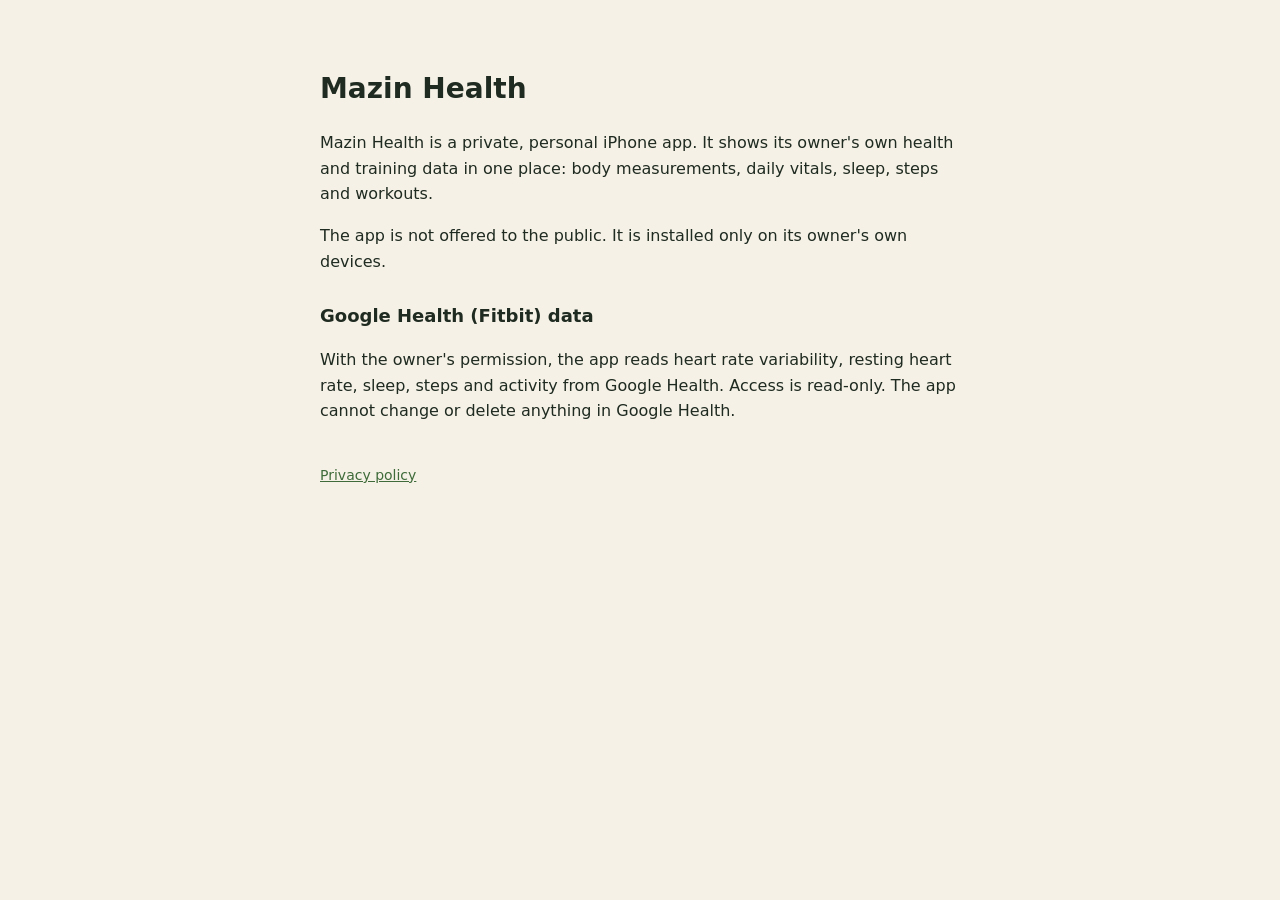
<file: index.html>
<!doctype html>
<html lang="en"><head><meta charset="utf-8"><meta name="viewport" content="width=device-width,initial-scale=1">
<title>Mazin Health</title><link rel="stylesheet" href="style.css"></head><body>
<h1>Mazin Health</h1>
<p>Mazin Health is a private, personal iPhone app. It shows its owner's own health and training data in one place: body measurements, daily vitals, sleep, steps and workouts.</p>
<p>The app is not offered to the public. It is installed only on its owner's own devices.</p>
<h2>Google Health (Fitbit) data</h2>
<p>With the owner's permission, the app reads heart rate variability, resting heart rate, sleep, steps and activity from Google Health. Access is read-only. The app cannot change or delete anything in Google Health.</p>
<footer><a href="privacy.html">Privacy policy</a></footer>
</body></html>
</file>
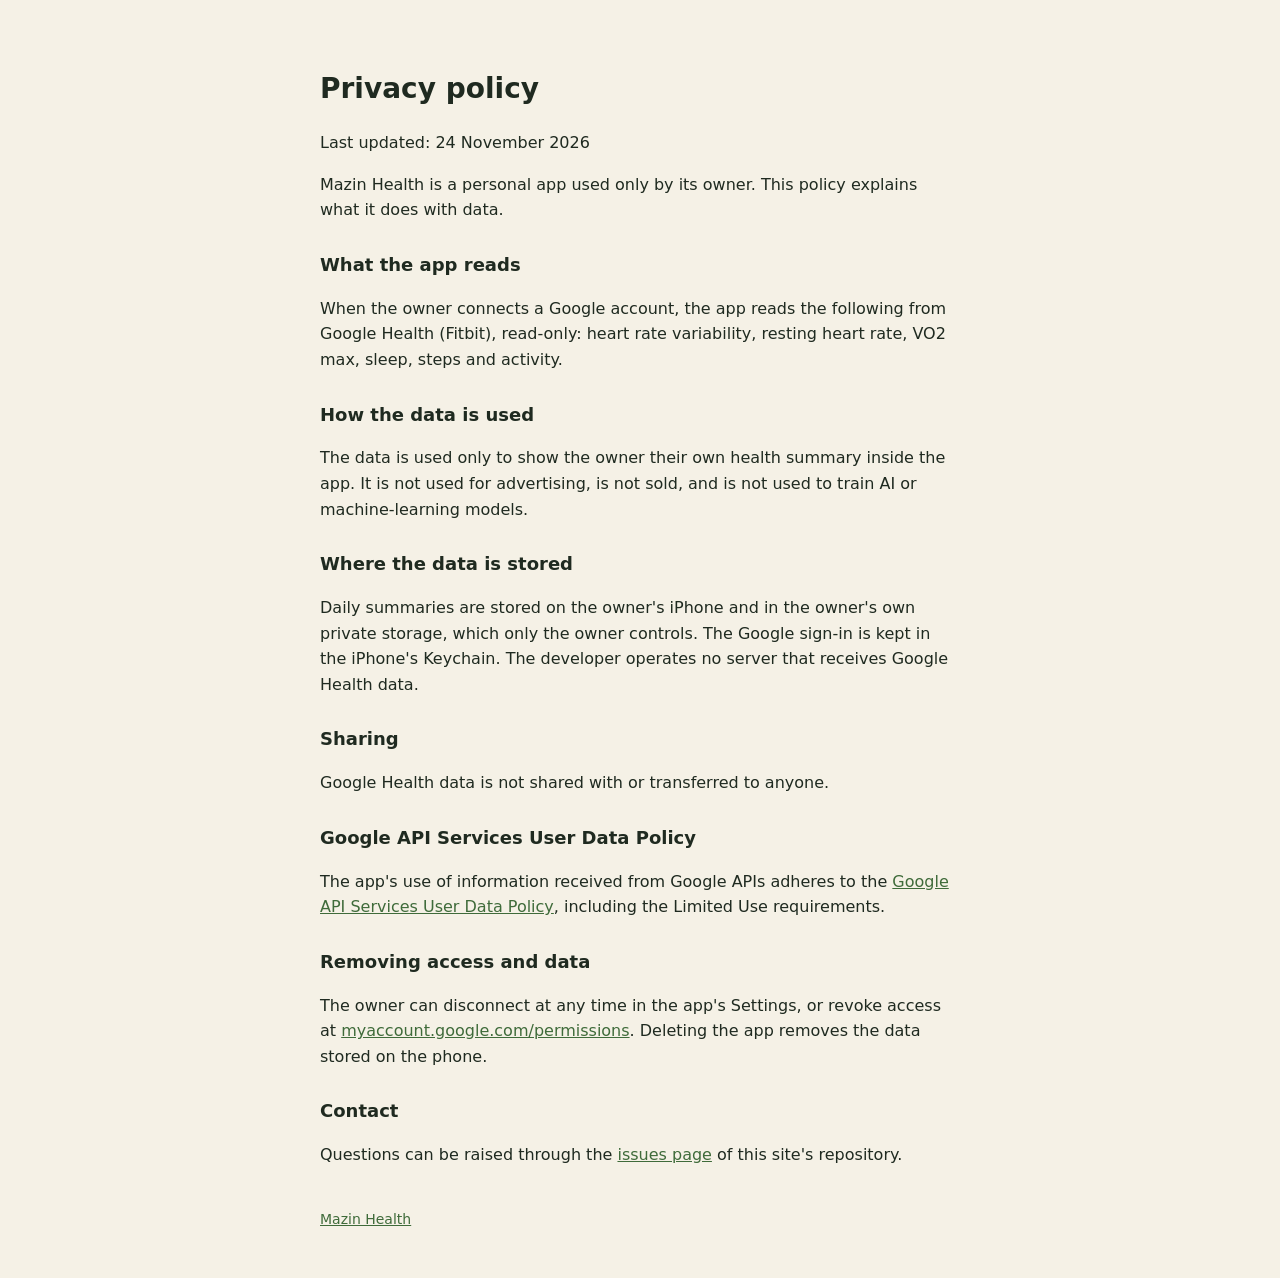
<file: privacy.html>
<!doctype html>
<html lang="en"><head><meta charset="utf-8"><meta name="viewport" content="width=device-width,initial-scale=1">
<title>Privacy policy · Mazin Health</title><link rel="stylesheet" href="style.css"></head><body>
<h1>Privacy policy</h1>
<p>Last updated: 24 November 2026</p>
<p>Mazin Health is a personal app used only by its owner. This policy explains what it does with data.</p>
<h2>What the app reads</h2>
<p>When the owner connects a Google account, the app reads the following from Google Health (Fitbit), read-only: heart rate variability, resting heart rate, VO2 max, sleep, steps and activity.</p>
<h2>How the data is used</h2>
<p>The data is used only to show the owner their own health summary inside the app. It is not used for advertising, is not sold, and is not used to train AI or machine-learning models.</p>
<h2>Where the data is stored</h2>
<p>Daily summaries are stored on the owner's iPhone and in the owner's own private storage, which only the owner controls. The Google sign-in is kept in the iPhone's Keychain. The developer operates no server that receives Google Health data.</p>
<h2>Sharing</h2>
<p>Google Health data is not shared with or transferred to anyone.</p>
<h2>Google API Services User Data Policy</h2>
<p>The app's use of information received from Google APIs adheres to the <a href="https://developers.google.com/terms/api-services-user-data-policy">Google API Services User Data Policy</a>, including the Limited Use requirements.</p>
<h2>Removing access and data</h2>
<p>The owner can disconnect at any time in the app's Settings, or revoke access at <a href="https://myaccount.google.com/permissions">myaccount.google.com/permissions</a>. Deleting the app removes the data stored on the phone.</p>
<h2>Contact</h2>
<p>Questions can be raised through the <a href="https://github.com/mazingazzaz/mazin-health-site/issues">issues page</a> of this site's repository.</p>
<footer><a href="index.html">Mazin Health</a></footer>
</body></html>
</file>
<file: style.css>
body{font-family:-apple-system,system-ui,sans-serif;background:#f5f1e6;color:#1f2a20;max-width:640px;margin:0 auto;padding:48px 20px;line-height:1.6}
h1{font-size:28px}h2{font-size:18px;margin-top:28px}a{color:#3f6b3a}footer{margin-top:40px;font-size:14px;color:#6b7468}
</file>
